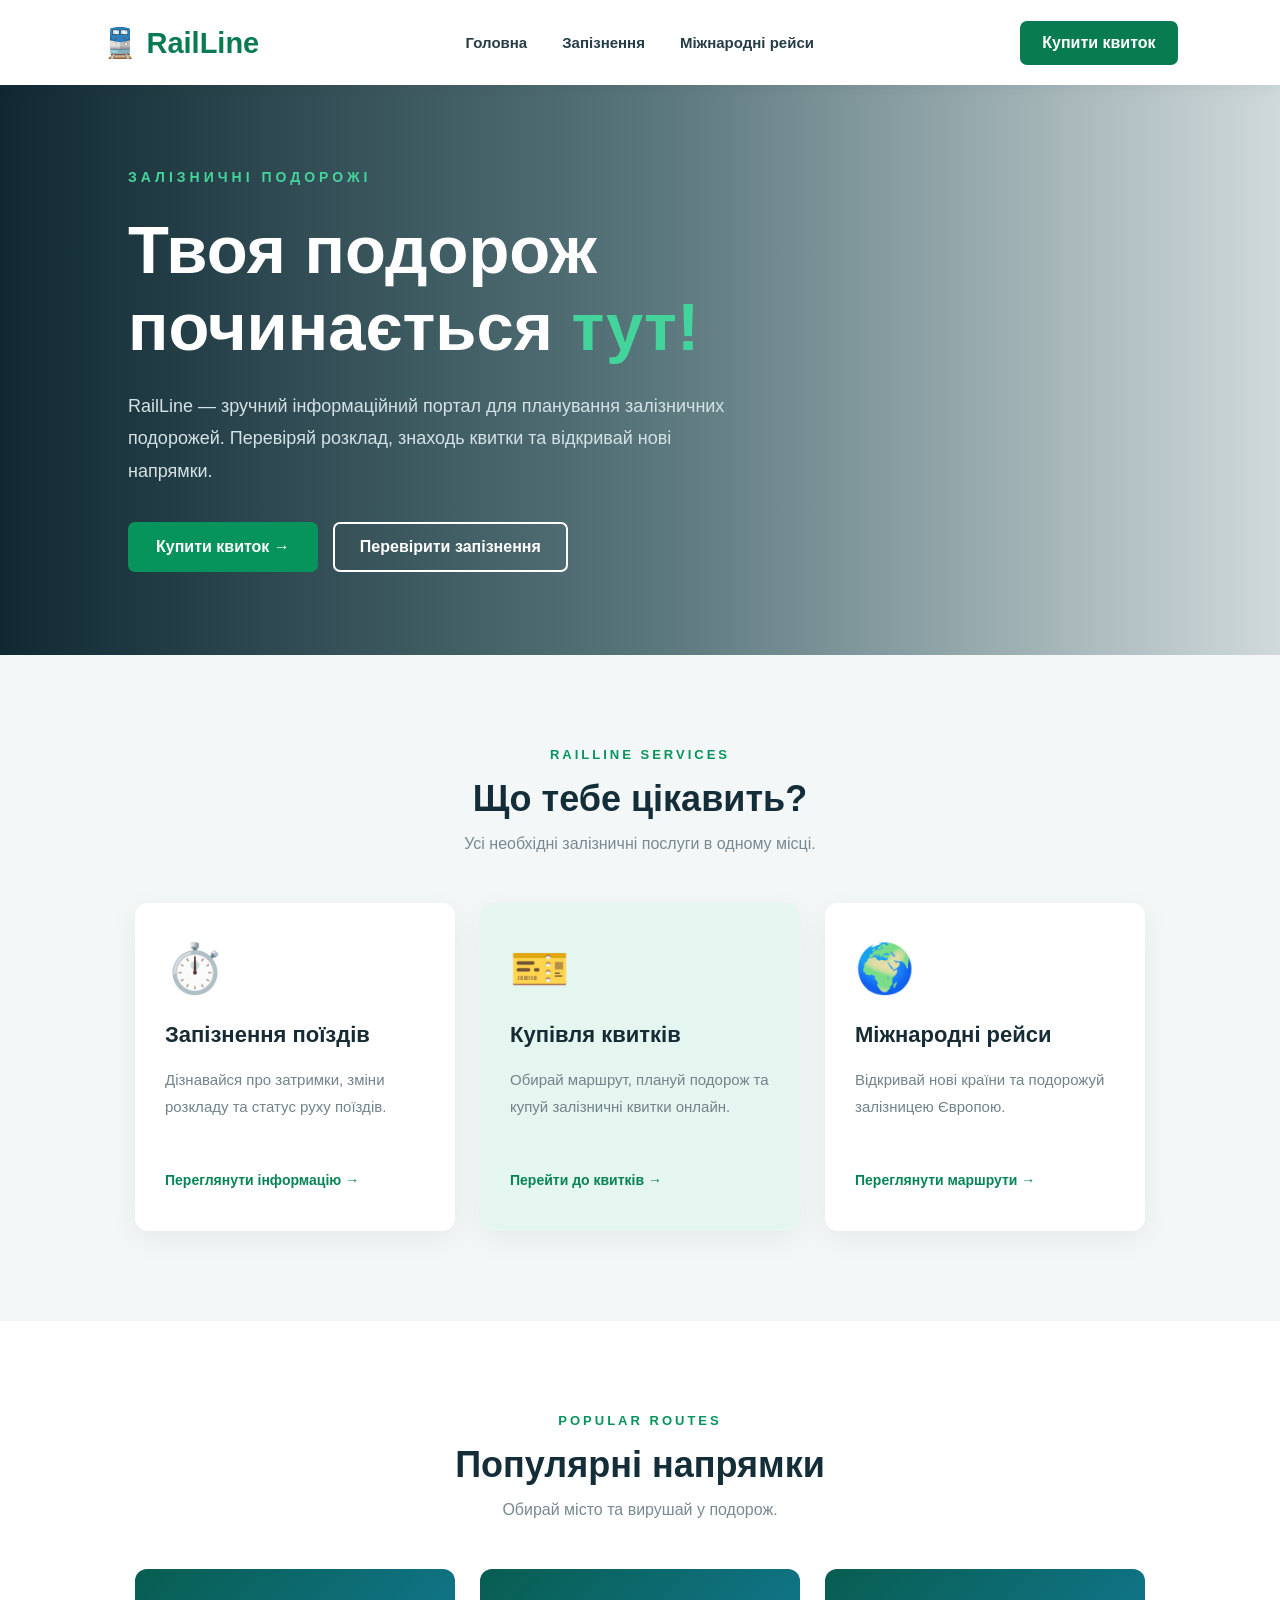
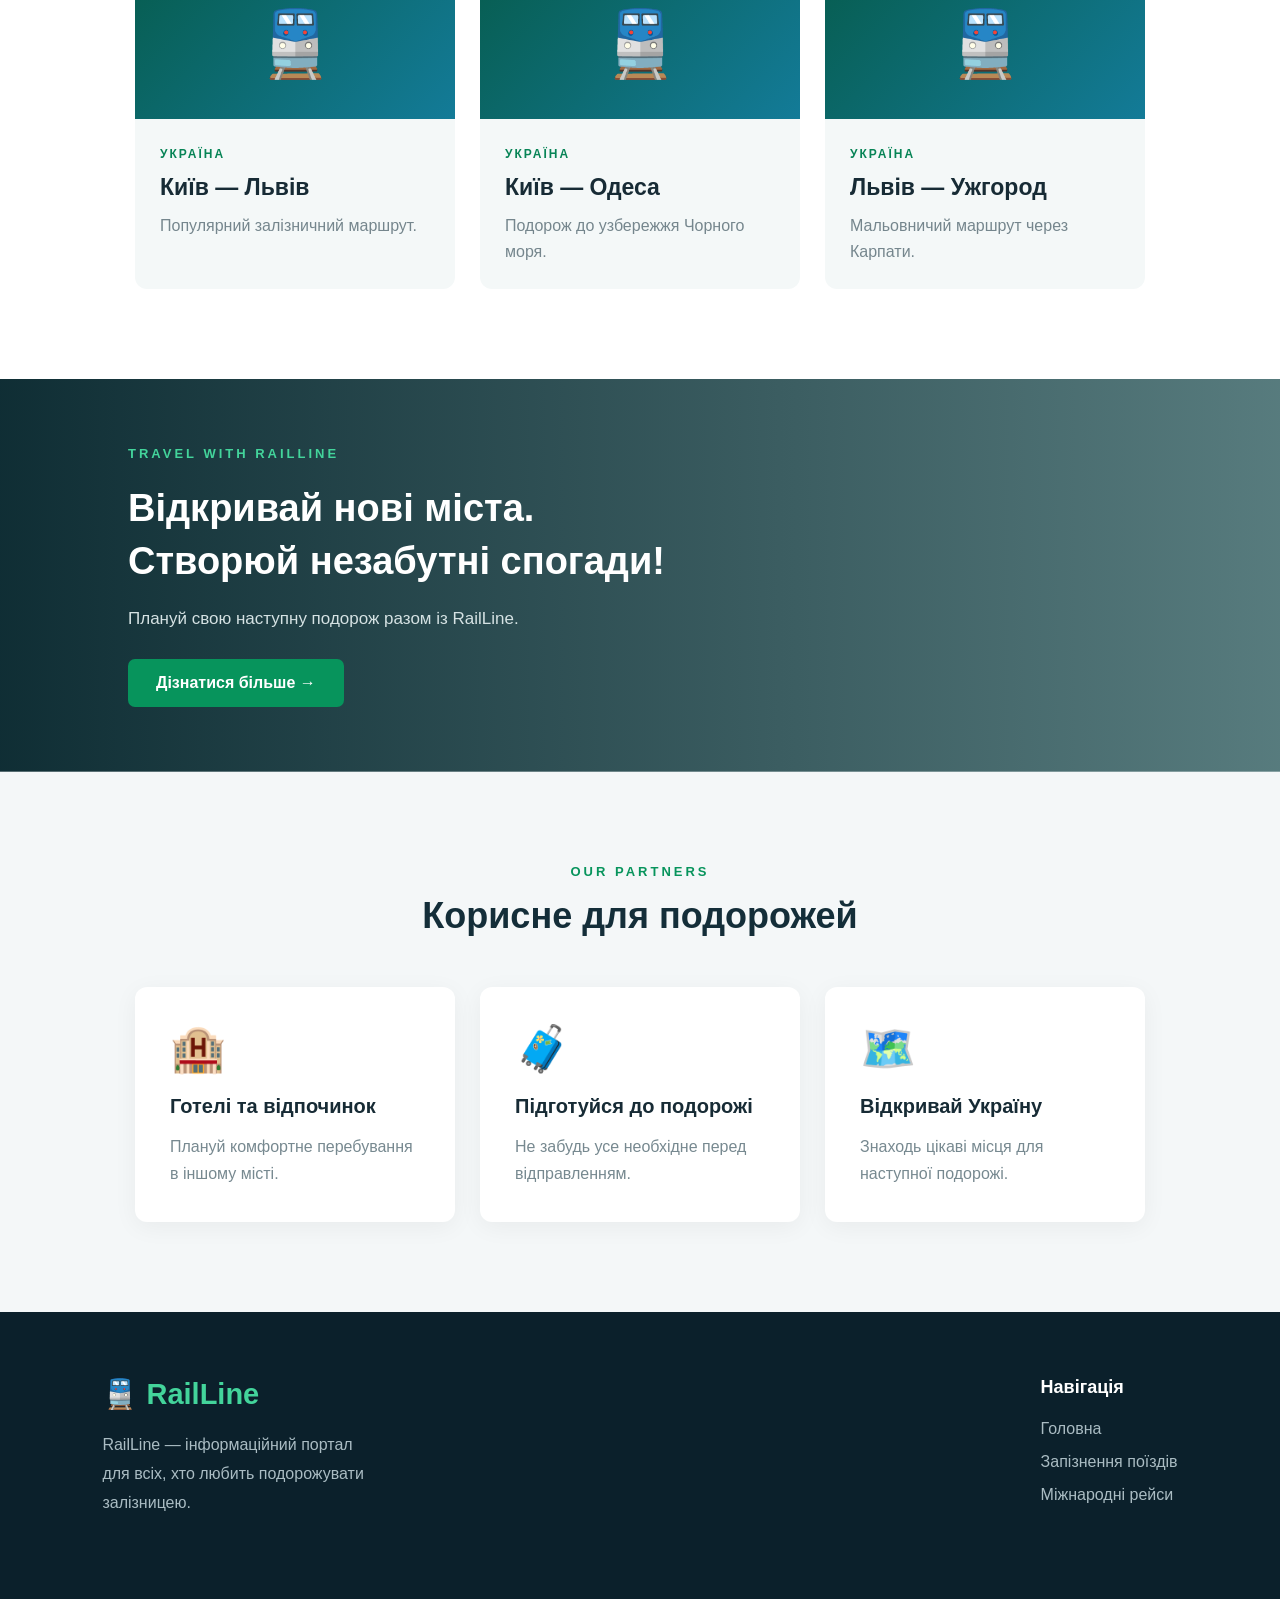
<file: index.html>
<!DOCTYPE html>
<html lang="uk">

<head>
    <meta charset="UTF-8">
    <meta name="viewport" content="width=device-width, initial-scale=1.0">

    <title>RailLine — Залізничні подорожі</title>

    <link rel="stylesheet" href="index.css">
</head>

<body>

<!-- ШАПКА САЙТУ -->

<header>

    <div class="logo">
        🚆 RailLine
    </div>

    <nav>
        <a href="index.html">Головна</a>
        <a href="zapiznec.html">Запізнення</a>
        <a href="mizhnarodni.html">Міжнародні рейси</a>
    </nav>

    <a href="https://booking.uz.gov.ua/" class="header-button">
        Купити квиток
    </a>

</header>


<!-- ГОЛОВНИЙ БАНЕР -->

<section class="hero">

    <div class="hero-content">

        <span class="hero-label">ЗАЛІЗНИЧНІ ПОДОРОЖІ</span>

        <h1>
            Твоя подорож<br>
            починається <span>тут!</span>
        </h1>

        <p>
            RailLine — зручний інформаційний портал
            для планування залізничних подорожей.
            Перевіряй розклад, знаходь квитки
            та відкривай нові напрямки.
        </p>

        <div class="hero-buttons">

            <a href="https://booking.uz.gov.ua/" class="green-button">
                Купити квиток →
            </a>

            <a href="zapiznec.html" class="outline-button">
                Перевірити запізнення
            </a>

        </div>

    </div>

</section>


<!-- ОСНОВНІ ПОСЛУГИ -->

<section class="services">

    <div class="section-heading">

        <span>RAILLINE SERVICES</span>

        <h2>Що тебе цікавить?</h2>

        <p>
            Усі необхідні залізничні послуги в одному місці.
        </p>

    </div>


    <div class="service-container">


        <!-- ЗАПІЗНЕННЯ -->

        <div class="service-card">

            <div class="service-icon">⏱️</div>

            <h3>Запізнення поїздів</h3>

            <p>
                Дізнавайся про затримки,
                зміни розкладу та статус руху поїздів.
            </p>

            <a href="zapiznec.html">
                Переглянути інформацію →
            </a>

        </div>


        <!-- КВИТКИ -->

        <div class="service-card featured">

            <div class="service-icon">🎫</div>

            <h3>Купівля квитків</h3>

            <p>
                Обирай маршрут, плануй подорож
                та купуй залізничні квитки онлайн.
            </p>

            <a href="https://booking.uz.gov.ua/">
                Перейти до квитків →
            </a>

        </div>


        <!-- МІЖНАРОДНІ РЕЙСИ -->

        <div class="service-card">

            <div class="service-icon">🌍</div>

            <h3>Міжнародні рейси</h3>

            <p>
                Відкривай нові країни та
                подорожуй залізницею Європою.
            </p>

            <a href="mizhnarodni.html">
                Переглянути маршрути →
            </a>

        </div>

    </div>

</section>


<!-- ПОПУЛЯРНІ НАПРЯМКИ -->

<section class="directions">

    <div class="section-heading">

        <span>POPULAR ROUTES</span>

        <h2>Популярні напрямки</h2>

        <p>
            Обирай місто та вирушай у подорож.
        </p>

    </div>


    <div class="direction-container">

        <div class="direction-card">

            <div class="direction-top">🚆</div>

            <div class="direction-info">
                <span>УКРАЇНА</span>
                <h3>Київ — Львів</h3>
                <p>Популярний залізничний маршрут.</p>
            </div>

        </div>


        <div class="direction-card">

            <div class="direction-top">🚆</div>

            <div class="direction-info">
                <span>УКРАЇНА</span>
                <h3>Київ — Одеса</h3>
                <p>Подорож до узбережжя Чорного моря.</p>
            </div>

        </div>


        <div class="direction-card">

            <div class="direction-top">🚆</div>

            <div class="direction-info">
                <span>УКРАЇНА</span>
                <h3>Львів — Ужгород</h3>
                <p>Мальовничий маршрут через Карпати.</p>
            </div>

        </div>

    </div>

</section>


<!-- РЕКЛАМНИЙ БАНЕР -->

<section class="big-ad">

    <div class="ad-content">

        <span>TRAVEL WITH RAILLINE</span>

        <h2>
            Відкривай нові міста.<br>
            Створюй незабутні спогади!
        </h2>

        <p>
            Плануй свою наступну подорож
            разом із RailLine.
        </p>

        <a href="mizhnarodni.html">
            Дізнатися більше →
        </a>

    </div>

</section>


<!-- РЕКЛАМНІ КАРТКИ -->

<section class="advertising">

    <div class="section-heading">

        <span>OUR PARTNERS</span>

        <h2>Корисне для подорожей</h2>

    </div>


    <div class="ad-container">

        <div class="ad-card">
            <div class="ad-icon">🏨</div>
            <h3>Готелі та відпочинок</h3>
            <p>Плануй комфортне перебування в іншому місті.</p>
        </div>


        <div class="ad-card">
            <div class="ad-icon">🧳</div>
            <h3>Підготуйся до подорожі</h3>
            <p>Не забудь усе необхідне перед відправленням.</p>
        </div>


        <div class="ad-card">
            <div class="ad-icon">🗺️</div>
            <h3>Відкривай Україну</h3>
            <p>Знаходь цікаві місця для наступної подорожі.</p>
        </div>

    </div>

</section>


<!-- ПІДВАЛ САЙТУ -->

<footer>

    <div class="footer-container">


        <div class="footer-about">

            <h2>🚆 RailLine</h2>

            <p>
                RailLine — інформаційний портал
                для всіх, хто любить подорожувати
                залізницею.
            </p>

        </div>


        <div class="footer-links">

            <h3>Навігація</h3>

            <a href="index.html">Головна</a>

            <a href="zapiznec.html">Запізнення поїздів</a>

            <a href="mizhnarodni.html">Міжнародні рейси</a>

        </div>
</file>
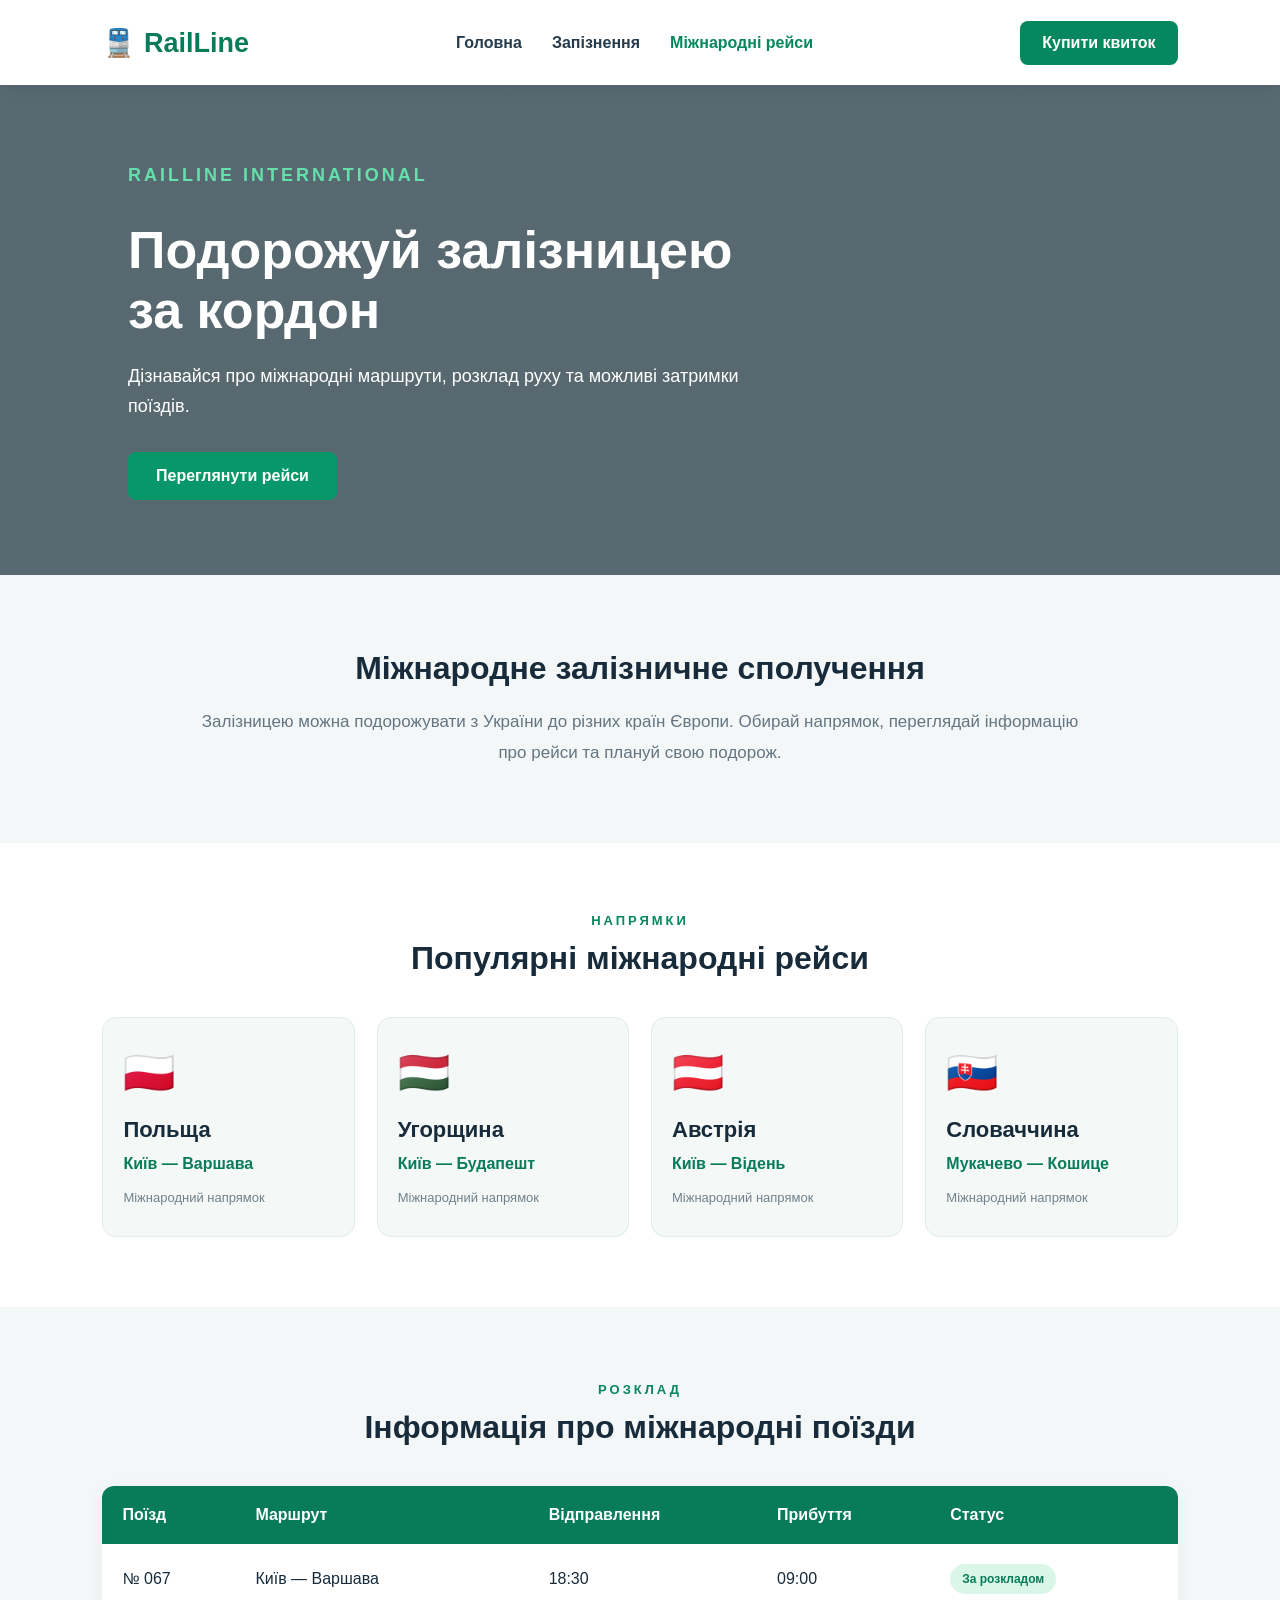
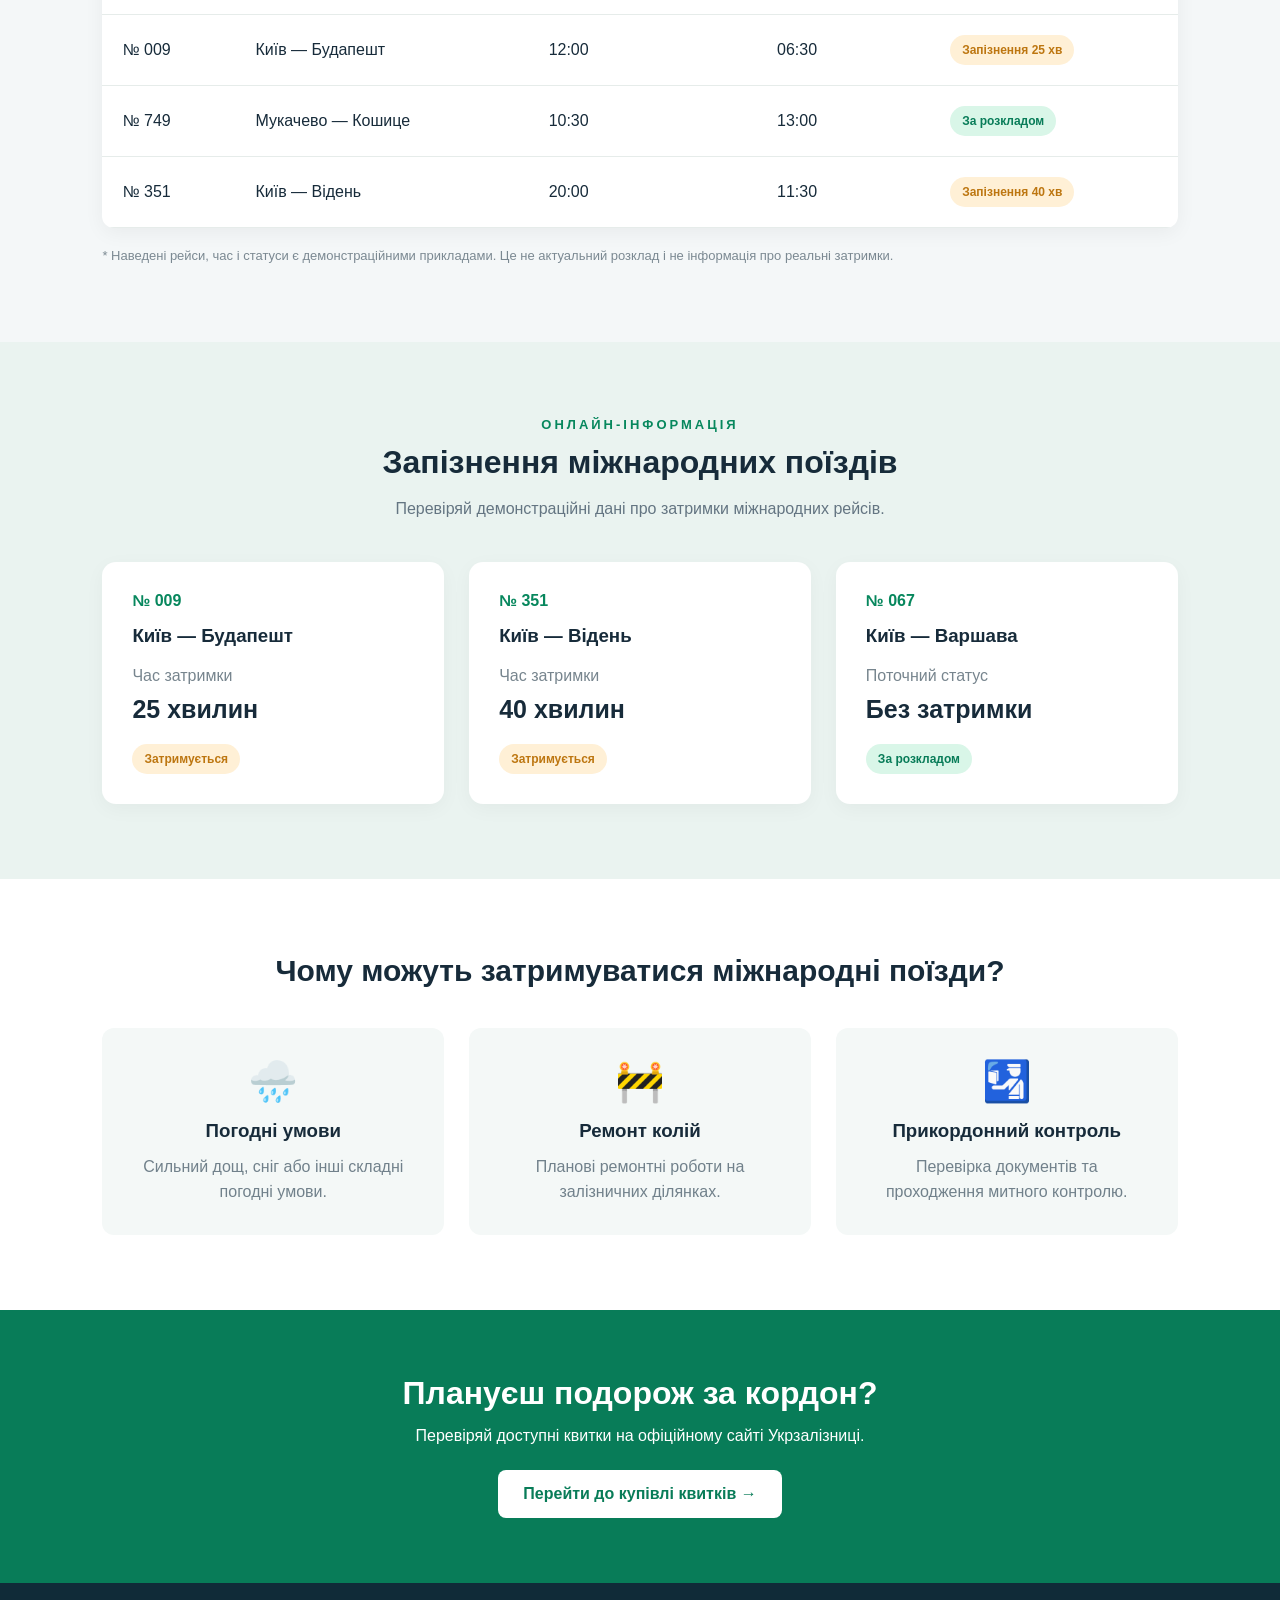
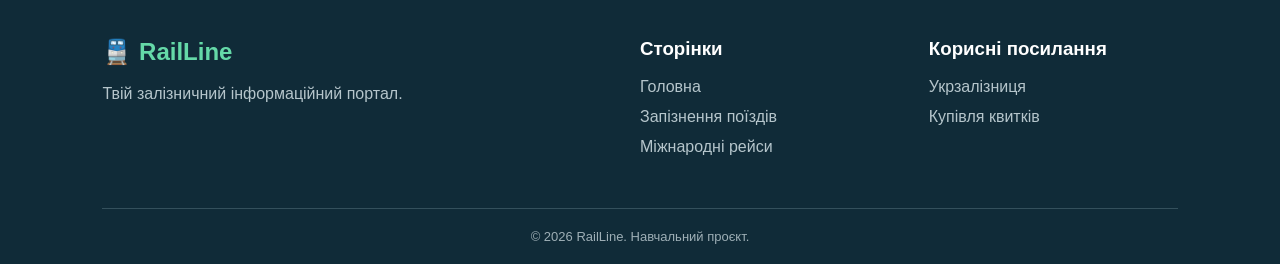
<file: mizhnarodni.html>
<!DOCTYPE html>
<html lang="uk">
<head>
    <meta charset="UTF-8">
    <meta name="viewport" content="width=device-width, initial-scale=1.0">
    <title>RailLine — Міжнародні рейси</title>
    <link rel="stylesheet" href="mizhnarodni.css">
</head>
<body>

<header class="header">
    <div class="logo">🚆 RailLine</div>

    <nav>
        <a href="index.html">Головна</a>
        <a href="zapiznec.html">Запізнення</a>
        <a href="mizhnarodni.html" class="active">Міжнародні рейси</a>
    </nav>

    <a href="https://booking.uz.gov.ua/" target="_blank" class="header-button">
        Купити квиток
    </a>
</header>

<section class="hero">
    <div class="hero-content">
        <p class="small-title">RAILLINE INTERNATIONAL</p>
        <h1>Подорожуй залізницею за кордон</h1>
        <p>
            Дізнавайся про міжнародні маршрути, розклад руху
            та можливі затримки поїздів.
        </p>

        <a href="#routes" class="main-button">Переглянути рейси</a>
    </div>
</section>

<section class="intro">
    <h2>Міжнародне залізничне сполучення</h2>
    <p>
        Залізницею можна подорожувати з України до різних країн Європи.
        Обирай напрямок, переглядай інформацію про рейси та плануй свою подорож.
    </p>
</section>

<section class="routes-section" id="routes">
    <div class="section-title">
        <p>НАПРЯМКИ</p>
        <h2>Популярні міжнародні рейси</h2>
    </div>

    <div class="route-grid">

        <div class="route-card">
            <div class="country-icon">🇵🇱</div>
            <h3>Польща</h3>
            <p>Київ — Варшава</p>
            <span>Міжнародний напрямок</span>
        </div>

        <div class="route-card">
            <div class="country-icon">🇭🇺</div>
            <h3>Угорщина</h3>
            <p>Київ — Будапешт</p>
            <span>Міжнародний напрямок</span>
        </div>

        <div class="route-card">
            <div class="country-icon">🇦🇹</div>
            <h3>Австрія</h3>
            <p>Київ — Відень</p>
            <span>Міжнародний напрямок</span>
        </div>

        <div class="route-card">
            <div class="country-icon">🇸🇰</div>
            <h3>Словаччина</h3>
            <p>Мукачево — Кошице</p>
            <span>Міжнародний напрямок</span>
        </div>

    </div>
</section>

<section class="schedule-section">
    <div class="section-title">
        <p>РОЗКЛАД</p>
        <h2>Інформація про міжнародні поїзди</h2>
    </div>

    <div class="table-container">
        <table>
            <thead>
                <tr>
                    <th>Поїзд</th>
                    <th>Маршрут</th>
                    <th>Відправлення</th>
                    <th>Прибуття</th>
                    <th>Статус</th>
                </tr>
            </thead>

            <tbody id="internationalTable">

                <tr>
                    <td>№ 067</td>
                    <td>Київ — Варшава</td>
                    <td>18:30</td>
                    <td>09:00</td>
                    <td><span class="status on-time">За розкладом</span></td>
                </tr>

                <tr>
                    <td>№ 009</td>
                    <td>Київ — Будапешт</td>
                    <td>12:00</td>
                    <td>06:30</td>
                    <td><span class="status delayed">Запізнення 25 хв</span></td>
                </tr>

                <tr>
                    <td>№ 749</td>
                    <td>Мукачево — Кошице</td>
                    <td>10:30</td>
                    <td>13:00</td>
                    <td><span class="status on-time">За розкладом</span></td>
                </tr>

                <tr>
                    <td>№ 351</td>
                    <td>Київ — Відень</td>
                    <td>20:00</td>
                    <td>11:30</td>
                    <td><span class="status delayed">Запізнення 40 хв</span></td>
                </tr>

            </tbody>
        </table>
    </div>

    <p class="table-note">
        * Наведені рейси, час і статуси є демонстраційними прикладами.
        Це не актуальний розклад і не інформація про реальні затримки.
    </p>
</section>

<section class="delay-section" id="delays">
    <div class="section-title">
        <p>ОНЛАЙН-ІНФОРМАЦІЯ</p>
        <h2>Запізнення міжнародних поїздів</h2>
        <p class="section-description">
            Перевіряй демонстраційні дані про затримки міжнародних рейсів.
        </p>
    </div>

    <div class="delay-grid">

        <div class="delay-card">
            <div class="delay-number">№ 009</div>
            <h3>Київ — Будапешт</h3>
            <p>Час затримки</p>
            <strong>25 хвилин</strong>
            <span class="status delayed">Затримується</span>
        </div>

        <div class="delay-card">
            <div class="delay-number">№ 351</div>
            <h3>Київ — Відень</h3>
            <p>Час затримки</p>
            <strong>40 хвилин</strong>
            <span class="status delayed">Затримується</span>
        </div>

        <div class="delay-card">
            <div class="delay-number">№ 067</div>
            <h3>Київ — Варшава</h3>
            <p>Поточний статус</p>
            <strong>Без затримки</strong>
            <span class="status on-time">За розкладом</span>
        </div>

    </div>
</section>

<section class="info-section">
    <h2>Чому можуть затримуватися міжнародні поїзди?</h2>

    <div class="info-grid">

        <div class="info-card">
            <div>🌧️</div>
            <h3>Погодні умови</h3>
            <p>Сильний дощ, сніг або інші складні погодні умови.</p>
        </div>

        <div class="info-card">
            <div>🚧</div>
            <h3>Ремонт колій</h3>
            <p>Планові ремонтні роботи на залізничних ділянках.</p>
        </div>

        <div class="info-card">
            <div>🛂</div>
            <h3>Прикордонний контроль</h3>
            <p>Перевірка документів та проходження митного контролю.</p>
        </div>

    </div>
</section>

<section class="booking-banner">
    <h2>Плануєш подорож за кордон?</h2>
    <p>Перевіряй доступні квитки на офіційному сайті Укрзалізниці.</p>
    <a href="https://booking.uz.gov.ua/" target="_blank">
        Перейти до купівлі квитків →
    </a>
</section>

<footer class="footer">
    <div class="footer-content">

        <div>
            <h2>🚆 RailLine</h2>
            <p>Твій залізничний інформаційний портал.</p>
        </div>

        <div>
            <h3>Сторінки</h3>
            <a href="index.html">Головна</a>
            <a href="zapiznec.html">Запізнення поїздів</a>
            <a href="mizhnarodni.html">Міжнародні рейси</a>
        </div>

        <div>
            <h3>Корисні посилання</h3>
            <a href="https://uz.gov.ua/" target="_blank">Укрзалізниця</a>
            <a href="https://booking.uz.gov.ua/" target="_blank">Купівля квитків</a>
        </div>

    </div>

    <div class="footer-bottom">
        © 2026 RailLine. Навчальний проєкт.
    </div>
</footer>

<script src="mizhnarodni.js"></script>
</body>
</html>
</file>
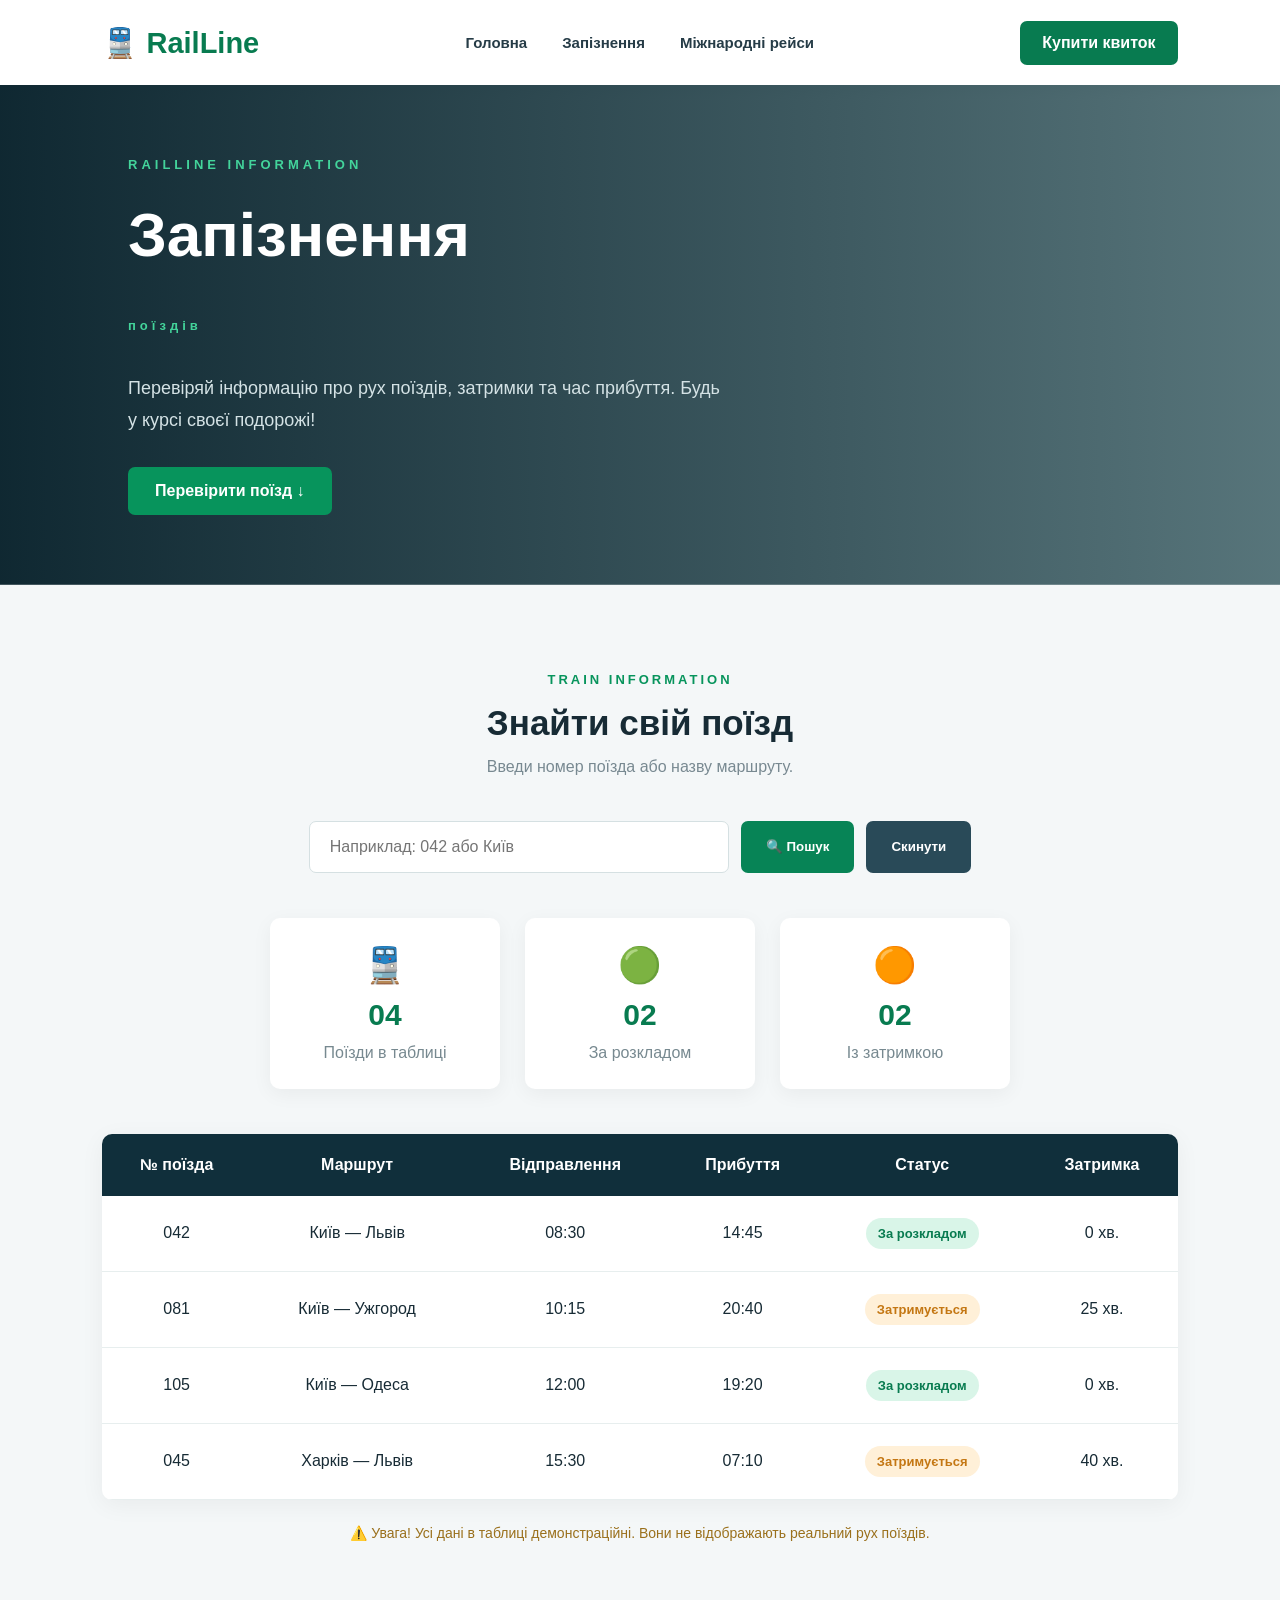
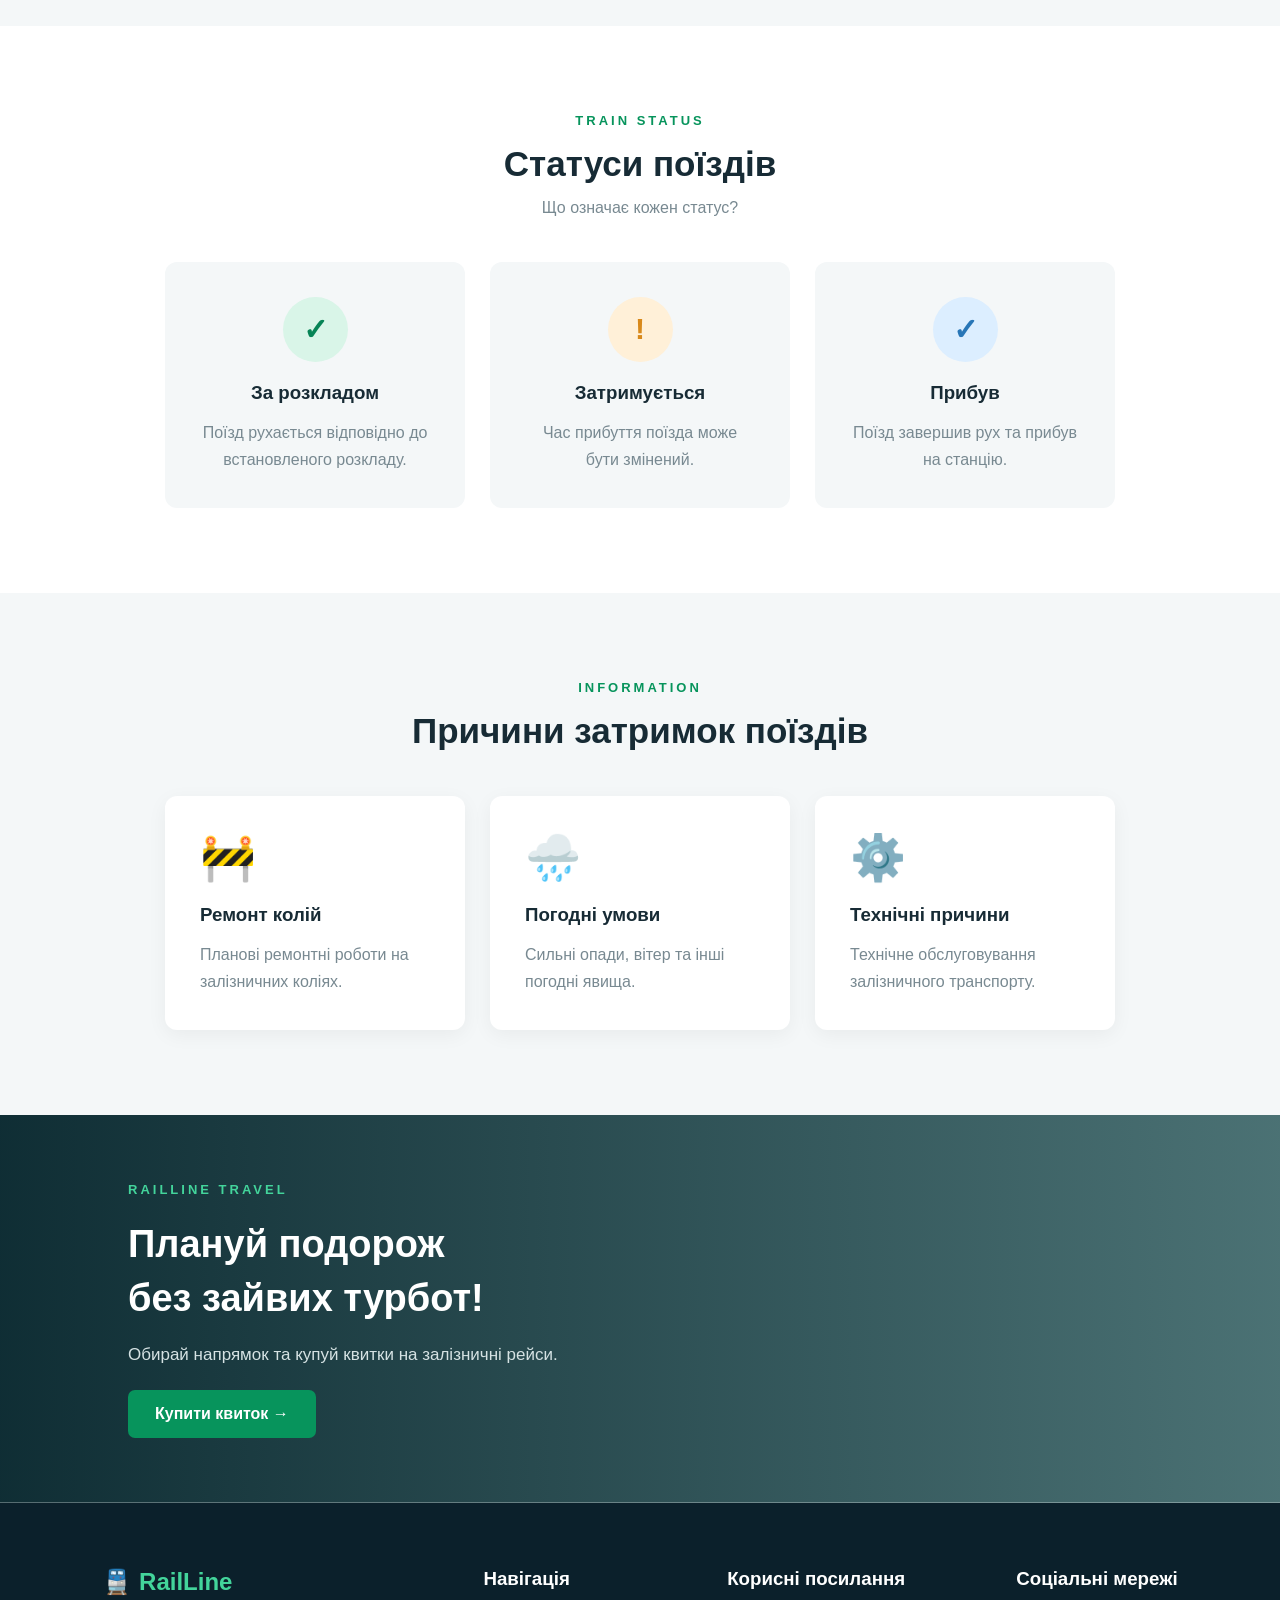
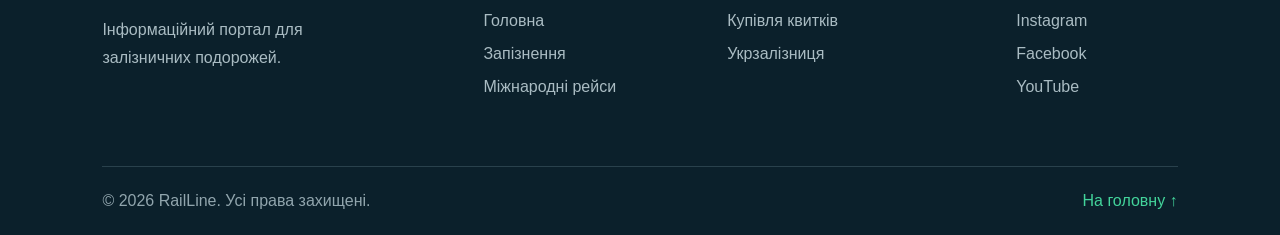
<file: zapiznec.html>
<!DOCTYPE html>
<html lang="uk">

<head>

    <meta charset="UTF-8">
    <meta name="viewport" content="width=device-width, initial-scale=1.0">

    <title>RailLine — Запізнення поїздів</title>

    <link rel="stylesheet" href="zapiznec.css">

</head>

<body>

<!-- ШАПКА -->

<header>

    <div class="logo">
        🚆 RailLine
    </div>

    <nav>
        <a href="index.html">Головна</a>
        <a href="zapiznec.html">Запізнення</a>
        <a href="mizhnarodni.html">Міжнародні рейси</a>
    </nav>

    <a href="https://booking.uz.gov.ua/" class="header-button">
        Купити квиток
    </a>

</header>


<!-- ГОЛОВНИЙ БАНЕР -->

<section class="hero">

    <div class="hero-content">

        <span>RAILLINE INFORMATION</span>

        <h1>
            Запізнення<br>
            <span>поїздів</span>
        </h1>

        <p>
            Перевіряй інформацію про рух поїздів,
            затримки та час прибуття.
            Будь у курсі своєї подорожі!
        </p>

        <a href="#schedule" class="hero-button">
            Перевірити поїзд ↓
        </a>

    </div>

</section>


<!-- ПОШУК ПОЇЗДІВ -->

<section class="search-section" id="schedule">

    <div class="section-heading">

        <span>TRAIN INFORMATION</span>

        <h2>Знайти свій поїзд</h2>

        <p>
            Введи номер поїзда або назву маршруту.
        </p>

    </div>


    <div class="search-box">

        <input
            type="text"
            id="trainSearch"
            placeholder="Наприклад: 042 або Київ"
        >

        <button onclick="searchTrain()">
            🔍 Пошук
        </button>

        <button onclick="resetSearch()" class="reset-button">
            Скинути
        </button>

    </div>


    <!-- СТАТИСТИКА -->

    <div class="statistics">

        <div class="stat-card">

            <span>🚆</span>

            <h3>04</h3>

            <p>Поїзди в таблиці</p>

        </div>


        <div class="stat-card">

            <span>🟢</span>

            <h3>02</h3>

            <p>За розкладом</p>

        </div>


        <div class="stat-card">

            <span>🟠</span>

            <h3>02</h3>

            <p>Із затримкою</p>

        </div>

    </div>


    <!-- ТАБЛИЦЯ -->

    <div class="table-container">

        <table id="trainTable">

            <thead>

                <tr>
                    <th>№ поїзда</th>
                    <th>Маршрут</th>
                    <th>Відправлення</th>
                    <th>Прибуття</th>
                    <th>Статус</th>
                    <th>Затримка</th>
                </tr>

            </thead>


            <tbody>

                <tr>

                    <td>042</td>

                    <td>Київ — Львів</td>

                    <td>08:30</td>

                    <td>14:45</td>

                    <td>
                        <span class="status ontime">
                            За розкладом
                        </span>
                    </td>

                    <td>0 хв.</td>

                </tr>


                <tr>

                    <td>081</td>

                    <td>Київ — Ужгород</td>

                    <td>10:15</td>

                    <td>20:40</td>

                    <td>
                        <span class="status delayed">
                            Затримується
                        </span>
                    </td>

                    <td>25 хв.</td>

                </tr>


                <tr>

                    <td>105</td>

                    <td>Київ — Одеса</td>

                    <td>12:00</td>

                    <td>19:20</td>

                    <td>
                        <span class="status ontime">
                            За розкладом
                        </span>
                    </td>

                    <td>0 хв.</td>

                </tr>


                <tr>

                    <td>045</td>

                    <td>Харків — Львів</td>

                    <td>15:30</td>

                    <td>07:10</td>

                    <td>
                        <span class="status delayed">
                            Затримується
                        </span>
                    </td>

                    <td>40 хв.</td>

                </tr>

            </tbody>

        </table>

    </div>


    <p class="warning">
        ⚠️ Увага! Усі дані в таблиці демонстраційні.
        Вони не відображають реальний рух поїздів.
    </p>

</section>


<!-- ПОЯСНЕННЯ СТАТУСІВ -->

<section class="status-section">

    <div class="section-heading">

        <span>TRAIN STATUS</span>

        <h2>Статуси поїздів</h2>

        <p>
            Що означає кожен статус?
        </p>

    </div>


    <div class="status-container">

        <div class="status-card">

            <div class="status-icon green">✓</div>

            <h3>За розкладом</h3>

            <p>
                Поїзд рухається відповідно
                до встановленого розкладу.
            </p>

        </div>


        <div class="status-card">

            <div class="status-icon orange">!</div>

            <h3>Затримується</h3>

            <p>
                Час прибуття поїзда може
                бути змінений.
            </p>

        </div>


        <div class="status-card">

            <div class="status-icon blue">✓</div>

            <h3>Прибув</h3>

            <p>
                Поїзд завершив рух
                та прибув на станцію.
            </p>

        </div>

    </div>

</section>


<!-- ПРИЧИНИ ЗАТРИМОК -->

<section class="reasons">

    <div class="section-heading">

        <span>INFORMATION</span>

        <h2>Причини затримок поїздів</h2>

    </div>


    <div class="reason-container">

        <div class="reason-card">

            <div>🚧</div>

            <h3>Ремонт колій</h3>

            <p>
                Планові ремонтні роботи
                на залізничних коліях.
            </p>

        </div>


        <div class="reason-card">

            <div>🌧️</div>

            <h3>Погодні умови</h3>

            <p>
                Сильні опади, вітер
                та інші погодні явища.
            </p>

        </div>


        <div class="reason-card">

            <div>⚙️</div>

            <h3>Технічні причини</h3>

            <p>
                Технічне обслуговування
                залізничного транспорту.
            </p>

        </div>

    </div>

</section>


<!-- РЕКЛАМНИЙ БЛОК -->

<section class="advertising">

    <div>

        <span>RAILLINE TRAVEL</span>

        <h2>
            Плануй подорож<br>
            без зайвих турбот!
        </h2>

        <p>
            Обирай напрямок та купуй квитки
            на залізничні рейси.
        </p>

        <a href="https://booking.uz.gov.ua/">
            Купити квиток →
        </a>

    </div>

</section>


<!-- ПІДВАЛ -->

<footer>

    <div class="footer-container">


        <div class="footer-about">

            <h2>🚆 RailLine</h2>

            <p>
                Інформаційний портал
                для залізничних подорожей.
            </p>

        </div>


        <div class="footer-links">

            <h3>Навігація</h3>

            <a href="index.html">Головна</a>

            <a href="zapiznec.html">Запізнення</a>

            <a href="mizhnarodni.html">Міжнародні рейси</a>

        </div>


        <div class="footer-links">

            <h3>Корисні посилання</h3>

            <a href="https://booking.uz.gov.ua/">
                Купівля квитків
            </a>

            <a href="https://uz.gov.ua/">
                Укрзалізниця
            </a>

        </div>


        <div class="footer-links">

            <h3>Соціальні мережі</h3>

            <a href="https://www.instagram.com/">Instagram</a>

            <a href="https://www.facebook.com/">Facebook</a>

            <a href="https://www.youtube.com/">YouTube</a>

        </div>

    </div>


    <div class="footer-bottom">

        <p>© 2026 RailLine. Усі права захищені.</p>

        <a href="index.html">На головну ↑</a>

    </div>

</footer>


<script src="zapiznec.js"></script>

</body>
</html>
</file>
<file: index.css>
/* ЗАГАЛЬНІ НАЛАШТУВАННЯ */

* {
    margin: 0;
    padding: 0;
    box-sizing: border-box;
}

body {
    font-family: Arial, sans-serif;
    background: #f4f7f8;
    color: #172b35;
}

html {
    scroll-behavior: smooth;
}


/* ШАПКА */

header {
    height: 85px;
    background: #ffffff;
    padding: 0 8%;

    display: flex;
    align-items: center;
    justify-content: space-between;

    box-shadow: 0 3px 15px rgba(0,0,0,0.05);

    position: relative;
    z-index: 10;
}

.logo {
    font-size: 29px;
    font-weight: bold;
    color: #087b50;
}

nav {
    display: flex;
    gap: 35px;
}

nav a {
    text-decoration: none;
    color: #263c47;
    font-size: 15px;
    font-weight: bold;
    transition: 0.3s;
}

nav a:hover {
    color: #07945c;
}

.header-button {
    background: #087b50;
    color: white;

    text-decoration: none;
    padding: 13px 22px;

    border-radius: 7px;
    font-weight: bold;

    transition: 0.3s;
}

.header-button:hover {
    background: #045c3d;
    transform: translateY(-3px);
}


/* ГОЛОВНИЙ БАНЕР */

.hero {
    min-height: 570px;

    background:
        linear-gradient(
            90deg,
            rgba(3, 29, 39, 0.95),
            rgba(3, 47, 55, 0.65),
            rgba(3, 47, 55, 0.15)
        ),
        url("https://images.unsplash.com/photo-1474487548417-781cb71495f3?auto=format&fit=crop&w=2000&q=85");

    background-size: cover;
    background-position: center;

    display: flex;
    align-items: center;

    padding: 70px 10%;
    color: white;
}

.hero-content {
    max-width: 700px;
}

.hero-label {
    color: #43d49b;
    font-size: 14px;
    letter-spacing: 4px;
    font-weight: bold;
}

.hero h1 {
    font-size: 67px;
    line-height: 1.15;
    margin: 25px 0;
}

.hero h1 span {
    color: #43d49b;
}

.hero p {
    font-size: 18px;
    line-height: 1.8;
    color: #d4e2e5;

    max-width: 600px;

    margin-bottom: 35px;
}

.hero-buttons {
    display: flex;
    gap: 15px;
    flex-wrap: wrap;
}

.green-button {
    background: #07945c;
    color: white;

    padding: 16px 28px;
    border-radius: 7px;

    text-decoration: none;
    font-weight: bold;

    transition: 0.3s;
}

.green-button:hover {
    background: #06b875;
    transform: translateY(-4px);
}

.outline-button {
    border: 2px solid white;
    color: white;

    padding: 14px 25px;
    border-radius: 7px;

    text-decoration: none;
    font-weight: bold;

    transition: 0.3s;
}

.outline-button:hover {
    background: white;
    color: #063d36;
}


/* ЗАГОЛОВКИ СЕКЦІЙ */

.section-heading {
    text-align: center;
    margin-bottom: 50px;
}

.section-heading span {
    color: #07945c;
    font-size: 13px;
    font-weight: bold;
    letter-spacing: 3px;
}

.section-heading h2 {
    font-size: 36px;
    margin: 15px 0;
    color: #142e39;
}

.section-heading p {
    color: #788991;
    font-size: 16px;
}


/* ПОСЛУГИ */

.services {
    padding: 90px 8%;
    background: #f4f7f8;
}

.service-container {
    display: flex;
    justify-content: center;
    gap: 25px;
    flex-wrap: wrap;
}

.service-card {
    background: white;

    width: 320px;
    padding: 38px 30px;

    border-radius: 13px;

    box-shadow: 0 8px 30px rgba(0,0,0,0.06);

    transition: 0.3s;

    border-bottom: 4px solid transparent;
}

.service-card:hover {
    transform: translateY(-10px);
    border-bottom: 4px solid #07945c;

    box-shadow: 0 15px 35px rgba(0,0,0,0.10);
}

.service-icon {
    font-size: 48px;
    margin-bottom: 25px;
}

.service-card h3 {
    font-size: 22px;
    margin-bottom: 18px;
}

.service-card p {
    color: #72838a;
    line-height: 1.8;
    font-size: 15px;

    min-height: 80px;
    margin-bottom: 25px;
}

.service-card a {
    display: inline-block;

    text-decoration: none;
    color: #078456;

    font-weight: bold;
    font-size: 14px;

    transition: 0.3s;
}

.service-card a:hover {
    color: #034c34;
    transform: translateX(5px);
}

.featured {
    background: #e5f5ef;
}


/* ПОПУЛЯРНІ НАПРЯМКИ */

.directions {
    padding: 90px 8%;
    background: white;
}

.direction-container {
    display: flex;
    justify-content: center;
    gap: 25px;
    flex-wrap: wrap;
}

.direction-card {
    background: #f4f8f8;

    width: 320px;

    border-radius: 12px;
    overflow: hidden;

    transition: 0.3s;
}

.direction-card:hover {
    transform: translateY(-8px);
    box-shadow: 0 10px 30px rgba(0,0,0,0.09);
}

.direction-top {
    height: 150px;

    background: linear-gradient(135deg, #075d50, #137b98);

    display: flex;
    justify-content: center;
    align-items: center;

    font-size: 65px;
}

.direction-info {
    padding: 25px;
}

.direction-info span {
    color: #078456;
    font-size: 12px;
    font-weight: bold;
    letter-spacing: 2px;
}

.direction-info h3 {
    font-size: 23px;
    margin: 12px 0;
}

.direction-info p {
    color: #75868d;
    line-height: 1.6;
}


/* ВЕЛИКИЙ РЕКЛАМНИЙ БАНЕР */

.big-ad {
    min-height: 380px;

    background:
        linear-gradient(
            90deg,
            rgba(3, 35, 42, 0.95),
            rgba(3, 57, 60, 0.65)
        ),
        url("https://images.unsplash.com/photo-1519681393784-d120267933ba?auto=format&fit=crop&w=1800&q=85");

    background-size: cover;
    background-position: center;

    display: flex;
    align-items: center;

    padding: 65px 10%;
    color: white;
}

.ad-content span {
    color: #43d49b;
    font-size: 13px;
    letter-spacing: 3px;
    font-weight: bold;
}

.ad-content h2 {
    font-size: 38px;
    margin: 20px 0;
    line-height: 1.4;
}

.ad-content p {
    color: #d5e2e3;
    margin-bottom: 30px;
    font-size: 17px;
}

.ad-content a {
    display: inline-block;

    background: #07945c;
    color: white;

    padding: 15px 28px;

    border-radius: 7px;
    text-decoration: none;
    font-weight: bold;

    transition: 0.3s;
}

.ad-content a:hover {
    background: #06b875;
    transform: translateY(-3px);
}


/* РЕКЛАМНІ КАРТКИ */

.advertising {
    padding: 90px 8%;
}

.ad-container {
    display: flex;
    justify-content: center;
    gap: 25px;
    flex-wrap: wrap;
}

.ad-card {
    background: white;

    width: 320px;
    padding: 35px;

    border-radius: 12px;

    box-shadow: 0 5px 25px rgba(0,0,0,0.05);

    transition: 0.3s;
}

.ad-card:hover {
    transform: translateY(-7px);
}

.ad-icon {
    font-size: 45px;
    margin-bottom: 20px;
}

.ad-card h3 {
    margin-bottom: 15px;
    font-size: 20px;
}

.ad-card p {
    color: #778990;
    line-height: 1.7;
}


/* ПІДВАЛ */

footer {
    background: #0b202b;
    color: white;

    padding: 65px 8% 25px;
}

.footer-container {
    display: flex;
    justify-content: space-between;

    gap: 40px;
    flex-wrap: wrap;

    margin-bottom: 55px;
}

.footer-about {
    max-width: 270px;
}

.footer-about h2 {
    color: #43d49b;
    font-size: 29px;
    margin-bottom: 20px;
}

.footer-about p {
    color: #aabcc3;
    line-height: 1.8;
}

.footer-links h3 {
    margin-bottom: 22px;
    font-size: 18px;
}

.footer-links a {
    display: block;

    color: #aabcc3;
    text-decoration: none;

    margin: 15px 0;

    transition: 0.3s;
}

.footer-links a:hover {
    color: #43d49b;
    transform: translateX(5px);
}

.footer-bottom {
    border-top: 1px solid #29414c;

    padding-top: 25px;

    display: flex;
    justify-content: space-between;
    flex-wrap: wrap;
    gap: 15px;

    color: #91a5ad;
    font-size: 14px;
}

.footer-bottom a {
    color: #43d49b;
    text-decoration: none;
}


/* АНІМАЦІЯ */

@keyframes appear {
    from {
        opacity: 0;
        transform: translateY(30px);
    }

    to {
        opacity: 1;
        transform: translateY(0);
    }
}

.hero-content {
    animation: appear 1s ease;
}


/* АДАПТАЦІЯ ДЛЯ ТЕЛЕФОНІВ */

@media (max-width: 900px) {

    header {
        height: auto;
        padding: 22px 5%;
        flex-wrap: wrap;
        gap: 20px;
    }

    nav {
        gap: 15px;
        flex-wrap: wrap;
    }

    .hero h1 {
        font-size: 48px;
    }

    .section-heading h2 {
        font-size: 29px;
    }

    .footer-bottom {
        flex-direction: column;
    }

}

@media (max-width: 600px) {

    header {
        flex-direction: column;
    }

    nav {
        justify-content: center;
    }

    .hero {
        padding: 65px 7%;
    }

    .hero h1 {
        font-size: 39px;
    }

    .hero p {
        font-size: 16px;
    }

    .hero-buttons {
        flex-direction: column;
        align-items: flex-start;
    }

    .service-container,
    .direction-container,
    .ad-container {
        align-items: center;
        flex-direction: column;
    }

    .service-card,
    .direction-card,
    .ad-card {
        width: 100%;
    }

    .ad-content h2 {
        font-size: 29px;
    }

}
</file>
<file: mizhnarodni.css>
* {
    margin: 0;
    padding: 0;
    box-sizing: border-box;
}

html {
    scroll-behavior: smooth;
}

body {
    font-family: Arial, sans-serif;
    background: #f4f7f8;
    color: #172b3a;
}

/* HEADER */

.header {
    height: 85px;
    background: white;
    display: flex;
    align-items: center;
    justify-content: space-between;
    padding: 0 8%;
    box-shadow: 0 3px 15px rgba(0, 0, 0, 0.07);
}

.logo {
    font-size: 27px;
    font-weight: bold;
    color: #087c58;
}

nav {
    display: flex;
    gap: 30px;
}

nav a {
    text-decoration: none;
    color: #263b4b;
    font-weight: bold;
    transition: 0.3s;
}

nav a:hover,
nav a.active {
    color: #07875d;
}

.header-button {
    background: #07875d;
    color: white;
    padding: 13px 22px;
    border-radius: 8px;
    text-decoration: none;
    font-weight: bold;
}

.header-button:hover {
    background: #056747;
}

/* HERO */

.hero {
    min-height: 490px;
    background:
        linear-gradient(rgba(4, 28, 39, 0.65), rgba(4, 28, 39, 0.65)),
        url("https://images.unsplash.com/photo-1474487548417-781cb71495f3?auto=format&fit=crop&w=1600&q=85");

    background-size: cover;
    background-position: center;
    display: flex;
    align-items: center;
    padding: 60px 10%;
}

.hero-content {
    max-width: 650px;
    color: white;
}

.small-title {
    color: #65e0ad;
    font-weight: bold;
    letter-spacing: 3px;
    margin-bottom: 20px;
}

.hero h1 {
    font-size: 52px;
    margin-bottom: 20px;
    line-height: 1.15;
}

.hero p {
    font-size: 18px;
    line-height: 1.7;
    margin-bottom: 30px;
}

.main-button {
    display: inline-block;
    background: #079768;
    color: white;
    padding: 15px 28px;
    border-radius: 8px;
    text-decoration: none;
    font-weight: bold;
    transition: 0.3s;
}

.main-button:hover {
    background: #056b4b;
    transform: translateY(-3px);
}

/* INTRO */

.intro {
    text-align: center;
    padding: 75px 15%;
}

.intro h2 {
    font-size: 32px;
    margin-bottom: 20px;
}

.intro p {
    color: #647582;
    line-height: 1.8;
    font-size: 17px;
}

/* SECTION TITLES */

.section-title {
    text-align: center;
    margin-bottom: 40px;
}

.section-title > p:first-child {
    color: #07875d;
    font-size: 13px;
    font-weight: bold;
    letter-spacing: 3px;
    margin-bottom: 12px;
}

.section-title h2 {
    font-size: 32px;
}

.section-description {
    color: #647582;
    margin-top: 15px;
    line-height: 1.6;
}

/* ROUTES */

.routes-section {
    padding: 70px 8%;
    background: white;
}

.route-grid {
    display: grid;
    grid-template-columns: repeat(4, 1fr);
    gap: 22px;
}

.route-card {
    background: #f4f8f7;
    padding: 30px 20px;
    border-radius: 14px;
    border: 1px solid #e2ece8;
    transition: 0.3s;
}

.route-card:hover {
    transform: translateY(-7px);
    box-shadow: 0 10px 25px rgba(0, 0, 0, 0.08);
}

.country-icon {
    font-size: 42px;
    margin-bottom: 20px;
}

.route-card h3 {
    font-size: 22px;
    margin-bottom: 12px;
}

.route-card p {
    color: #087c58;
    font-weight: bold;
    margin-bottom: 15px;
}

.route-card span {
    color: #71818b;
    font-size: 13px;
}

/* SCHEDULE */

.schedule-section {
    padding: 75px 8%;
}

.table-container {
    overflow-x: auto;
    background: white;
    border-radius: 12px;
    box-shadow: 0 5px 20px rgba(0, 0, 0, 0.05);
}

table {
    width: 100%;
    border-collapse: collapse;
    min-width: 700px;
}

th {
    background: #087c58;
    color: white;
    padding: 20px;
    text-align: left;
}

td {
    padding: 20px;
    border-bottom: 1px solid #e6ecea;
}

tr:hover td {
    background: #f4faf7;
}

.status {
    display: inline-block;
    padding: 8px 12px;
    border-radius: 20px;
    font-size: 12px;
    font-weight: bold;
    white-space: nowrap;
}

.on-time {
    background: #d9f6e8;
    color: #087c58;
}

.delayed {
    background: #fff0d6;
    color: #bd7610;
}

.table-note {
    margin-top: 18px;
    color: #7b8992;
    font-size: 13px;
    line-height: 1.6;
}

/* DELAYS */

.delay-section {
    background: #eaf3f0;
    padding: 75px 8%;
}

.delay-grid {
    display: grid;
    grid-template-columns: repeat(3, 1fr);
    gap: 25px;
}

.delay-card {
    background: white;
    padding: 30px;
    border-radius: 14px;
    box-shadow: 0 5px 20px rgba(0, 0, 0, 0.04);
}

.delay-number {
    color: #07875d;
    font-weight: bold;
    margin-bottom: 15px;
}

.delay-card h3 {
    margin-bottom: 20px;
}

.delay-card p {
    color: #77858e;
    margin-bottom: 10px;
}

.delay-card strong {
    display: block;
    font-size: 25px;
    margin-bottom: 20px;
}

/* REASONS */

.info-section {
    padding: 75px 8%;
    text-align: center;
    background: white;
}

.info-section h2 {
    font-size: 30px;
    margin-bottom: 40px;
}

.info-grid {
    display: grid;
    grid-template-columns: repeat(3, 1fr);
    gap: 25px;
}

.info-card {
    padding: 30px;
    background: #f4f8f7;
    border-radius: 12px;
}

.info-card div {
    font-size: 40px;
    margin-bottom: 15px;
}

.info-card h3 {
    margin-bottom: 12px;
}

.info-card p {
    color: #71818b;
    line-height: 1.6;
}

/* BOOKING BANNER */

.booking-banner {
    text-align: center;
    padding: 65px 20px;
    background: #087c58;
    color: white;
}

.booking-banner h2 {
    font-size: 32px;
    margin-bottom: 15px;
}

.booking-banner p {
    margin-bottom: 25px;
}

.booking-banner a {
    display: inline-block;
    background: white;
    color: #087c58;
    padding: 15px 25px;
    border-radius: 8px;
    text-decoration: none;
    font-weight: bold;
    transition: 0.3s;
}

.booking-banner a:hover {
    background: #e6f5ee;
    transform: translateY(-3px);
}

/* FOOTER */

.footer {
    background: #102b38;
    color: white;
    padding: 55px 8% 20px;
}

.footer-content {
    display: grid;
    grid-template-columns: 2fr 1fr 1fr;
    gap: 40px;
    padding-bottom: 40px;
}

.footer h2 {
    color: #65d9a8;
    margin-bottom: 15px;
}

.footer h3 {
    margin-bottom: 18px;
}

.footer p {
    color: #b5c5cb;
    line-height: 1.6;
}

.footer a {
    display: block;
    color: #b5c5cb;
    text-decoration: none;
    margin-bottom: 12px;
    transition: 0.3s;
}

.footer a:hover {
    color: #65d9a8;
}

.footer-bottom {
    border-top: 1px solid #34505c;
    padding-top: 20px;
    text-align: center;
    color: #9eafb6;
    font-size: 13px;
}

/* ADAPTIVE DESIGN */

@media (max-width: 900px) {
    .route-grid {
        grid-template-columns: repeat(2, 1fr);
    }

    .delay-grid,
    .info-grid {
        grid-template-columns: 1fr 1fr;
    }

    .header {
        padding: 0 4%;
    }

    nav {
        gap: 15px;
    }
}

@media (max-width: 600px) {
    .header {
        height: auto;
        padding: 20px;
        flex-direction: column;
        gap: 20px;
    }

    nav {
        flex-wrap: wrap;
        justify-content: center;
    }

    .hero h1 {
        font-size: 36px;
    }

    .route-grid,
    .delay-grid,
    .info-grid,
    .footer-content {
        grid-template-columns: 1fr;
    }

    .intro {
        padding: 50px 8%;
    }

    .section-title h2,
    .info-section h2 {
        font-size: 25px;
    }
}
</file>
<file: zapiznec.css>
/* ЗАГАЛЬНІ НАЛАШТУВАННЯ */

* {
    margin: 0;
    padding: 0;
    box-sizing: border-box;
}

html {
    scroll-behavior: smooth;
}

body {
    font-family: Arial, sans-serif;
    background: #f4f7f8;
    color: #172b35;
}


/* ШАПКА */

header {
    height: 85px;
    background: white;
    padding: 0 8%;

    display: flex;
    align-items: center;
    justify-content: space-between;

    box-shadow: 0 3px 15px rgba(0,0,0,0.05);
}

.logo {
    font-size: 29px;
    font-weight: bold;
    color: #087b50;
}

nav {
    display: flex;
    gap: 35px;
}

nav a {
    text-decoration: none;
    color: #263c47;
    font-size: 15px;
    font-weight: bold;
    transition: 0.3s;
}

nav a:hover {
    color: #07945c;
}

.header-button {
    background: #087b50;
    color: white;
    padding: 13px 22px;
    border-radius: 7px;
    text-decoration: none;
    font-weight: bold;
    transition: 0.3s;
}

.header-button:hover {
    background: #045c3d;
}


/* ГОЛОВНИЙ БАНЕР */

.hero {
    min-height: 440px;

    background:
        linear-gradient(
            90deg,
            rgba(3, 29, 39, 0.95),
            rgba(3, 47, 55, 0.65)
        ),
        url("https://images.unsplash.com/photo-1474487548417-781cb71495f3?auto=format&fit=crop&w=2000&q=85");

    background-size: cover;
    background-position: center;

    display: flex;
    align-items: center;

    padding: 70px 10%;
    color: white;
}

.hero-content span {
    color: #43d49b;
    letter-spacing: 4px;
    font-weight: bold;
    font-size: 13px;
}

.hero h1 {
    font-size: 62px;
    margin: 25px 0;
    line-height: 1.2;
}

.hero h1 span {
    color: #43d49b;
}

.hero p {
    font-size: 18px;
    line-height: 1.8;
    max-width: 600px;
    color: #d4e2e5;
    margin-bottom: 30px;
}

.hero-button {
    display: inline-block;
    background: #07945c;
    color: white;
    padding: 15px 27px;
    text-decoration: none;
    border-radius: 7px;
    font-weight: bold;
    transition: 0.3s;
}

.hero-button:hover {
    background: #06b875;
    transform: translateY(-4px);
}


/* ЗАГОЛОВКИ */

.section-heading {
    text-align: center;
    margin-bottom: 45px;
}

.section-heading span {
    color: #07945c;
    font-size: 13px;
    font-weight: bold;
    letter-spacing: 3px;
}

.section-heading h2 {
    font-size: 35px;
    margin: 15px 0;
}

.section-heading p {
    color: #788991;
    font-size: 16px;
}


/* ПОШУК */

.search-section {
    padding: 85px 8%;
}

.search-box {
    display: flex;
    justify-content: center;
    gap: 12px;
    margin-bottom: 45px;
}

.search-box input {
    width: 420px;
    padding: 16px 20px;
    border: 1px solid #d5e0e2;
    border-radius: 7px;
    font-size: 16px;
    outline: none;
}

.search-box input:focus {
    border-color: #07945c;
}

.search-box button {
    background: #078456;
    color: white;
    padding: 15px 25px;
    border: none;
    border-radius: 7px;
    cursor: pointer;
    font-weight: bold;
    transition: 0.3s;
}

.search-box button:hover {
    background: #045c3d;
}

.search-box .reset-button {
    background: #294a58;
}

.search-box .reset-button:hover {
    background: #142e39;
}


/* СТАТИСТИКА */

.statistics {
    display: flex;
    justify-content: center;
    gap: 25px;
    flex-wrap: wrap;
    margin-bottom: 45px;
}

.stat-card {
    background: white;
    width: 230px;
    padding: 27px;
    border-radius: 10px;
    text-align: center;
    box-shadow: 0 5px 20px rgba(0,0,0,0.05);
    transition: 0.3s;
}

.stat-card:hover {
    transform: translateY(-6px);
}

.stat-card span {
    font-size: 35px;
}

.stat-card h3 {
    font-size: 30px;
    margin: 12px 0;
    color: #087b50;
}

.stat-card p {
    color: #778990;
}


/* ТАБЛИЦЯ */

.table-container {
    overflow-x: auto;
    background: white;
    border-radius: 10px;
    box-shadow: 0 5px 25px rgba(0,0,0,0.05);
}

table {
    width: 100%;
    border-collapse: collapse;
    min-width: 750px;
}

th {
    background: #102f3b;
    color: white;
    padding: 22px 15px;
    text-align: center;
}

td {
    padding: 22px 15px;
    text-align: center;
    border-bottom: 1px solid #e7eeee;
}

tbody tr:hover {
    background: #f0faf6;
}

.status {
    padding: 8px 12px;
    border-radius: 20px;
    font-size: 13px;
    font-weight: bold;
    display: inline-block;
}

.ontime {
    background: #d9f5e8;
    color: #087b50;
}

.delayed {
    background: #fff0d8;
    color: #c47713;
}

.warning {
    margin-top: 25px;
    text-align: center;
    color: #9a701c;
    font-size: 14px;
}


/* СТАТУСИ */

.status-section {
    padding: 85px 8%;
    background: white;
}

.status-container {
    display: flex;
    justify-content: center;
    gap: 25px;
    flex-wrap: wrap;
}

.status-card {
    background: #f4f7f8;
    width: 300px;
    padding: 35px;
    border-radius: 12px;
    text-align: center;
    transition: 0.3s;
}

.status-card:hover {
    transform: translateY(-7px);
}

.status-icon {
    width: 65px;
    height: 65px;
    border-radius: 50%;
    margin: 0 auto 20px;

    display: flex;
    align-items: center;
    justify-content: center;

    font-size: 30px;
    font-weight: bold;
}

.green {
    background: #d9f5e8;
    color: #078456;
}

.orange {
    background: #fff0d8;
    color: #d8891b;
}

.blue {
    background: #dceeff;
    color: #2876b7;
}

.status-card h3 {
    margin-bottom: 15px;
}

.status-card p {
    color: #788991;
    line-height: 1.7;
}


/* ПРИЧИНИ */

.reasons {
    padding: 85px 8%;
}

.reason-container {
    display: flex;
    justify-content: center;
    gap: 25px;
    flex-wrap: wrap;
}

.reason-card {
    background: white;
    width: 300px;
    padding: 35px;
    border-radius: 12px;
    box-shadow: 0 5px 20px rgba(0,0,0,0.05);
    transition: 0.3s;
}

.reason-card:hover {
    transform: translateY(-7px);
}

.reason-card div {
    font-size: 45px;
    margin-bottom: 20px;
}

.reason-card h3 {
    margin-bottom: 15px;
}

.reason-card p {
    color: #788991;
    line-height: 1.7;
}


/* РЕКЛАМА */

.advertising {
    min-height: 370px;

    background:
        linear-gradient(
            90deg,
            rgba(3, 35, 42, 0.95),
            rgba(3, 57, 60, 0.7)
        ),
        url("https://images.unsplash.com/photo-1519681393784-d120267933ba?auto=format&fit=crop&w=1800&q=85");

    background-size: cover;
    background-position: center;

    display: flex;
    align-items: center;

    padding: 65px 10%;
    color: white;
}

.advertising span {
    color: #43d49b;
    font-size: 13px;
    letter-spacing: 3px;
    font-weight: bold;
}

.advertising h2 {
    font-size: 38px;
    margin: 20px 0;
    line-height: 1.4;
}

.advertising p {
    color: #d5e2e3;
    margin-bottom: 25px;
    font-size: 17px;
}

.advertising a {
    display: inline-block;
    background: #07945c;
    color: white;
    padding: 15px 27px;
    border-radius: 7px;
    text-decoration: none;
    font-weight: bold;
}

.advertising a:hover {
    background: #06b875;
}


/* ПІДВАЛ */

footer {
    background: #0b202b;
    color: white;
    padding: 65px 8% 25px;
}

.footer-container {
    display: flex;
    justify-content: space-between;
    gap: 40px;
    flex-wrap: wrap;
    margin-bottom: 55px;
}

.footer-about {
    max-width: 270px;
}

.footer-about h2 {
    color: #43d49b;
    margin-bottom: 20px;
}

.footer-about p {
    color: #aabcc3;
    line-height: 1.8;
}

.footer-links h3 {
    margin-bottom: 22px;
}

.footer-links a {
    display: block;
    color: #aabcc3;
    text-decoration: none;
    margin: 15px 0;
    transition: 0.3s;
}

.footer-links a:hover {
    color: #43d49b;
    transform: translateX(5px);
}

.footer-bottom {
    border-top: 1px solid #29414c;
    padding-top: 25px;
    display: flex;
    justify-content: space-between;
    flex-wrap: wrap;
    gap: 15px;
    color: #91a5ad;
}

.footer-bottom a {
    color: #43d49b;
    text-decoration: none;
}


/* АНІМАЦІЇ */

@keyframes appear {
    from {
        opacity: 0;
        transform: translateY(25px);
    }

    to {
        opacity: 1;
        transform: translateY(0);
    }
}

.hero-content {
    animation: appear 1s ease;
}


/* АДАПТАЦІЯ */

@media (max-width: 900px) {

    header {
        height: auto;
        padding: 22px 5%;
        flex-wrap: wrap;
        gap: 20px;
    }

    nav {
        gap: 15px;
        flex-wrap: wrap;
    }

    .hero h1 {
        font-size: 48px;
    }

}

@media (max-width: 600px) {

    header {
        flex-direction: column;
    }

    nav {
        justify-content: center;
    }

    .hero {
        padding: 60px 7%;
    }

    .hero h1 {
        font-size: 40px;
    }

    .search-box {
        flex-direction: column;
    }

    .search-box input {
        width: 100%;
    }

    .search-box button {
        width: 100%;
    }

    .stat-card {
        width: 100%;
    }

    .status-card,
    .reason-card {
        width: 100%;
    }

    .footer-container {
        flex-direction: column;
    }

}
</file>
